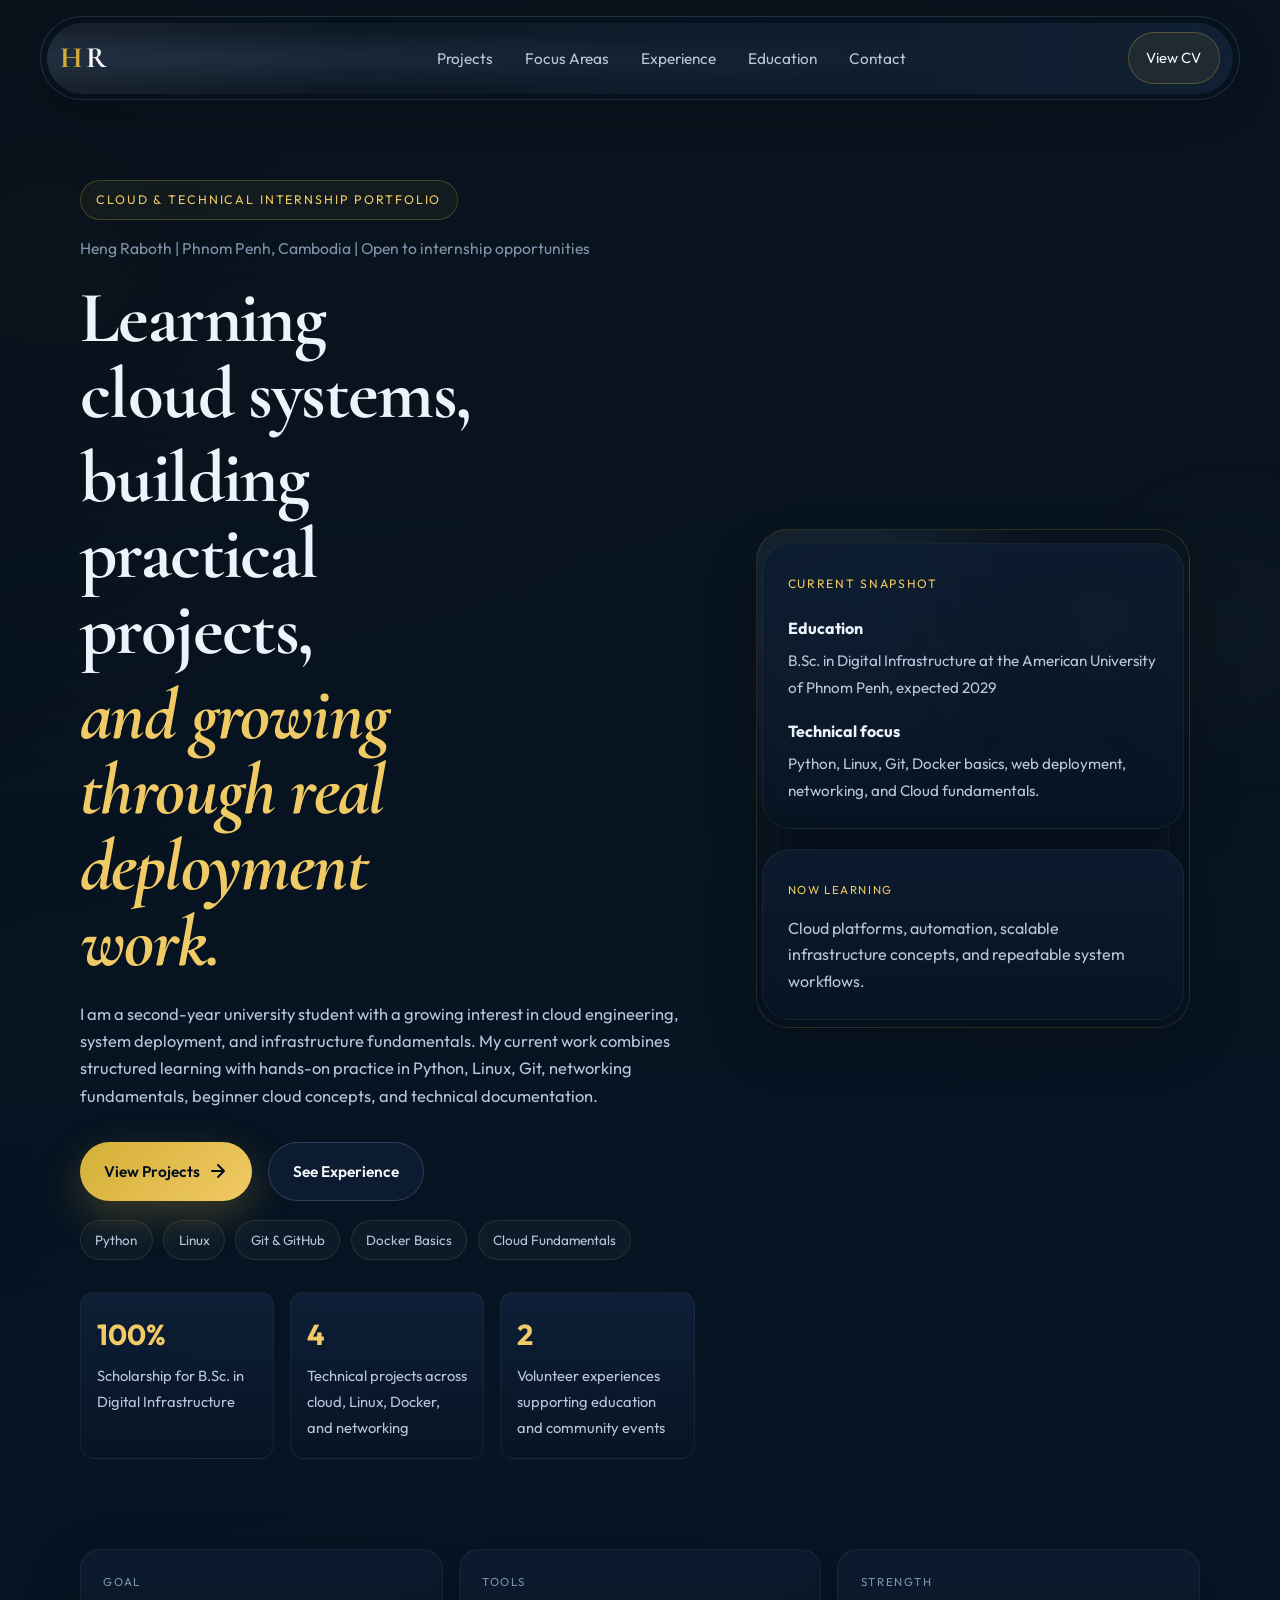
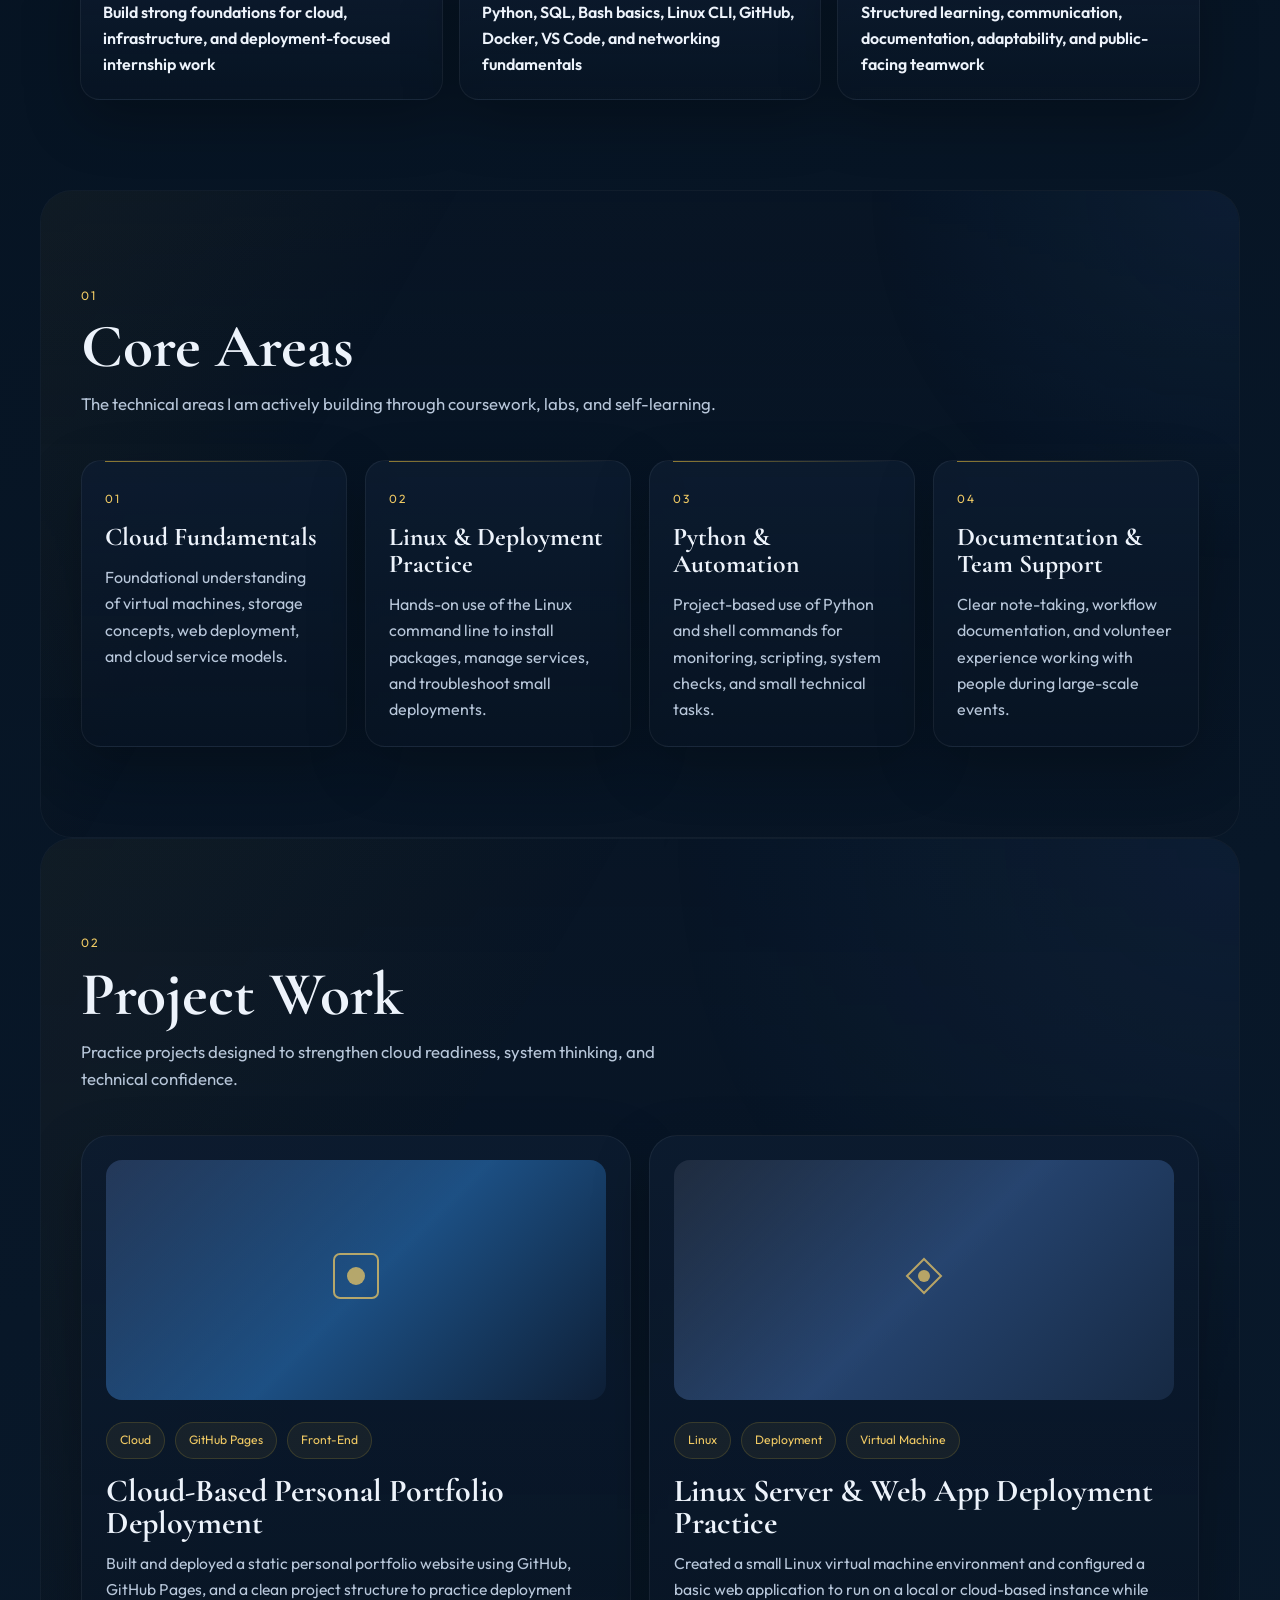
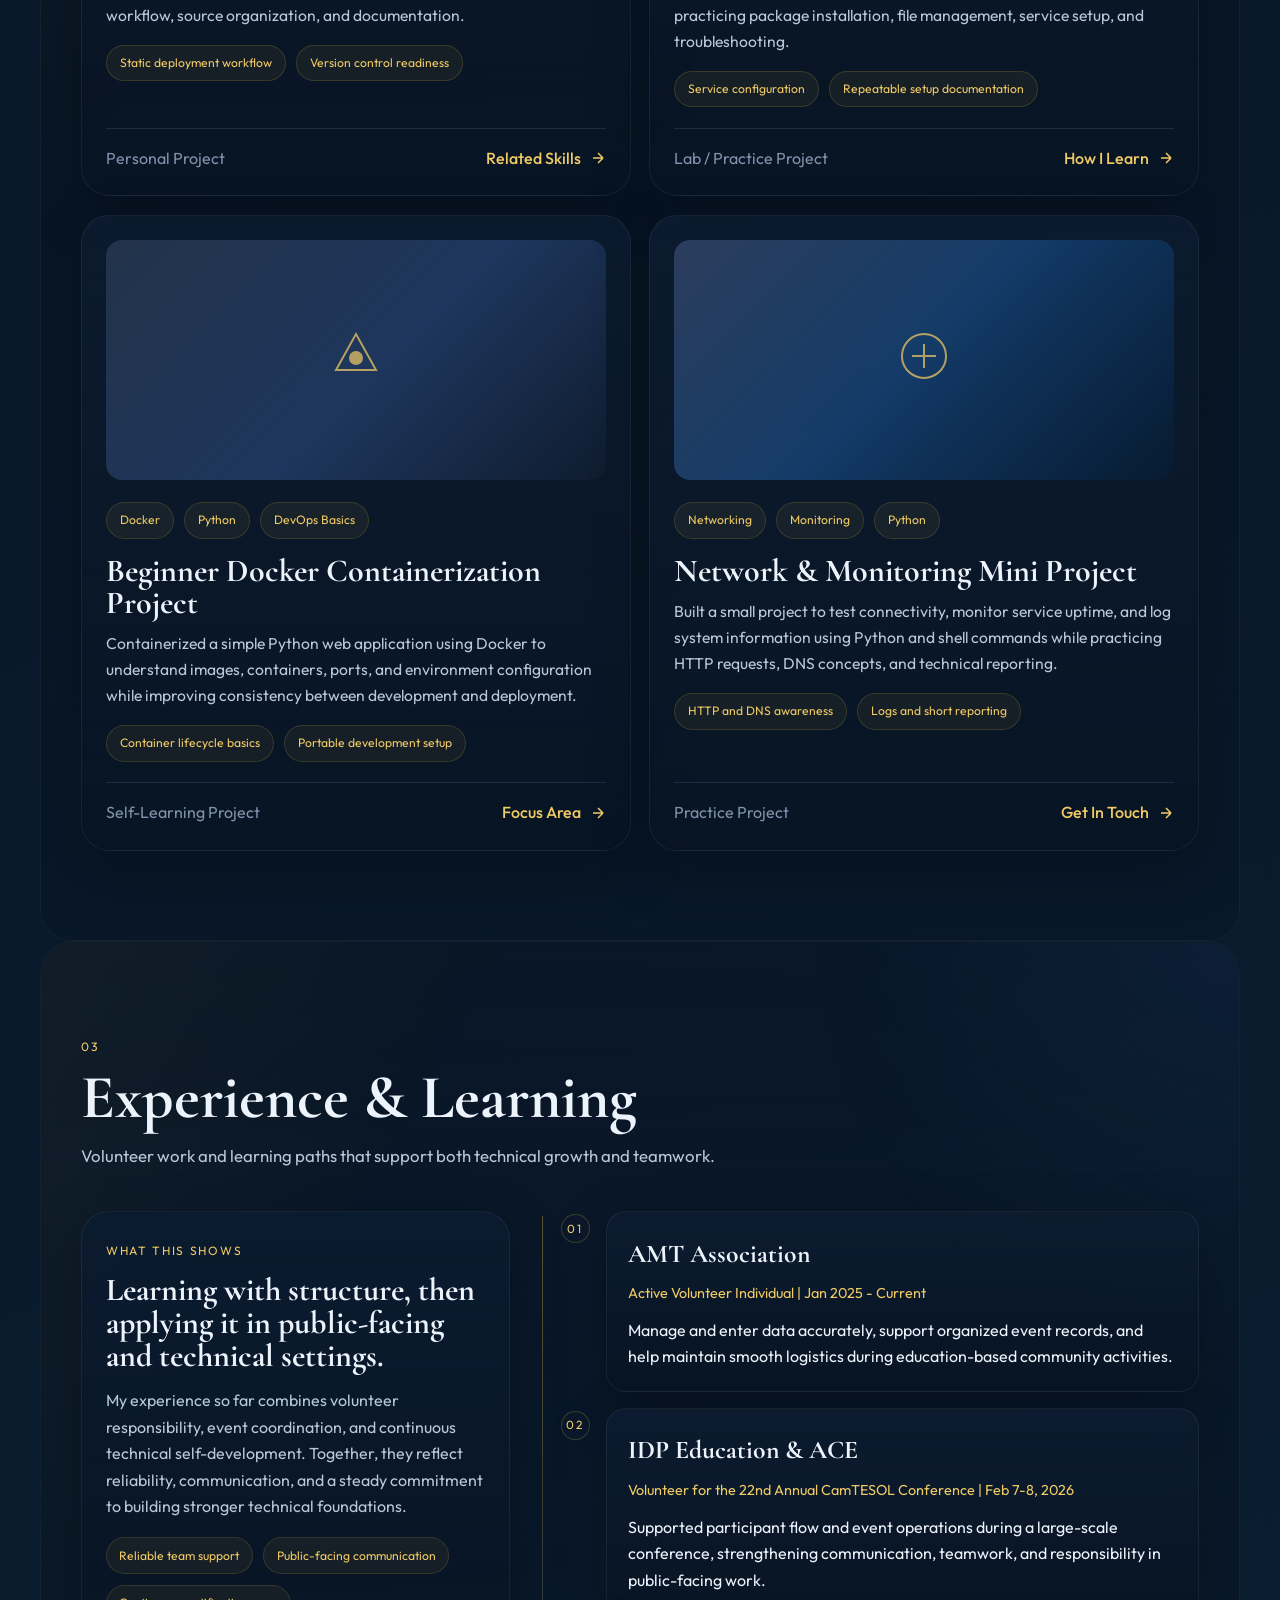
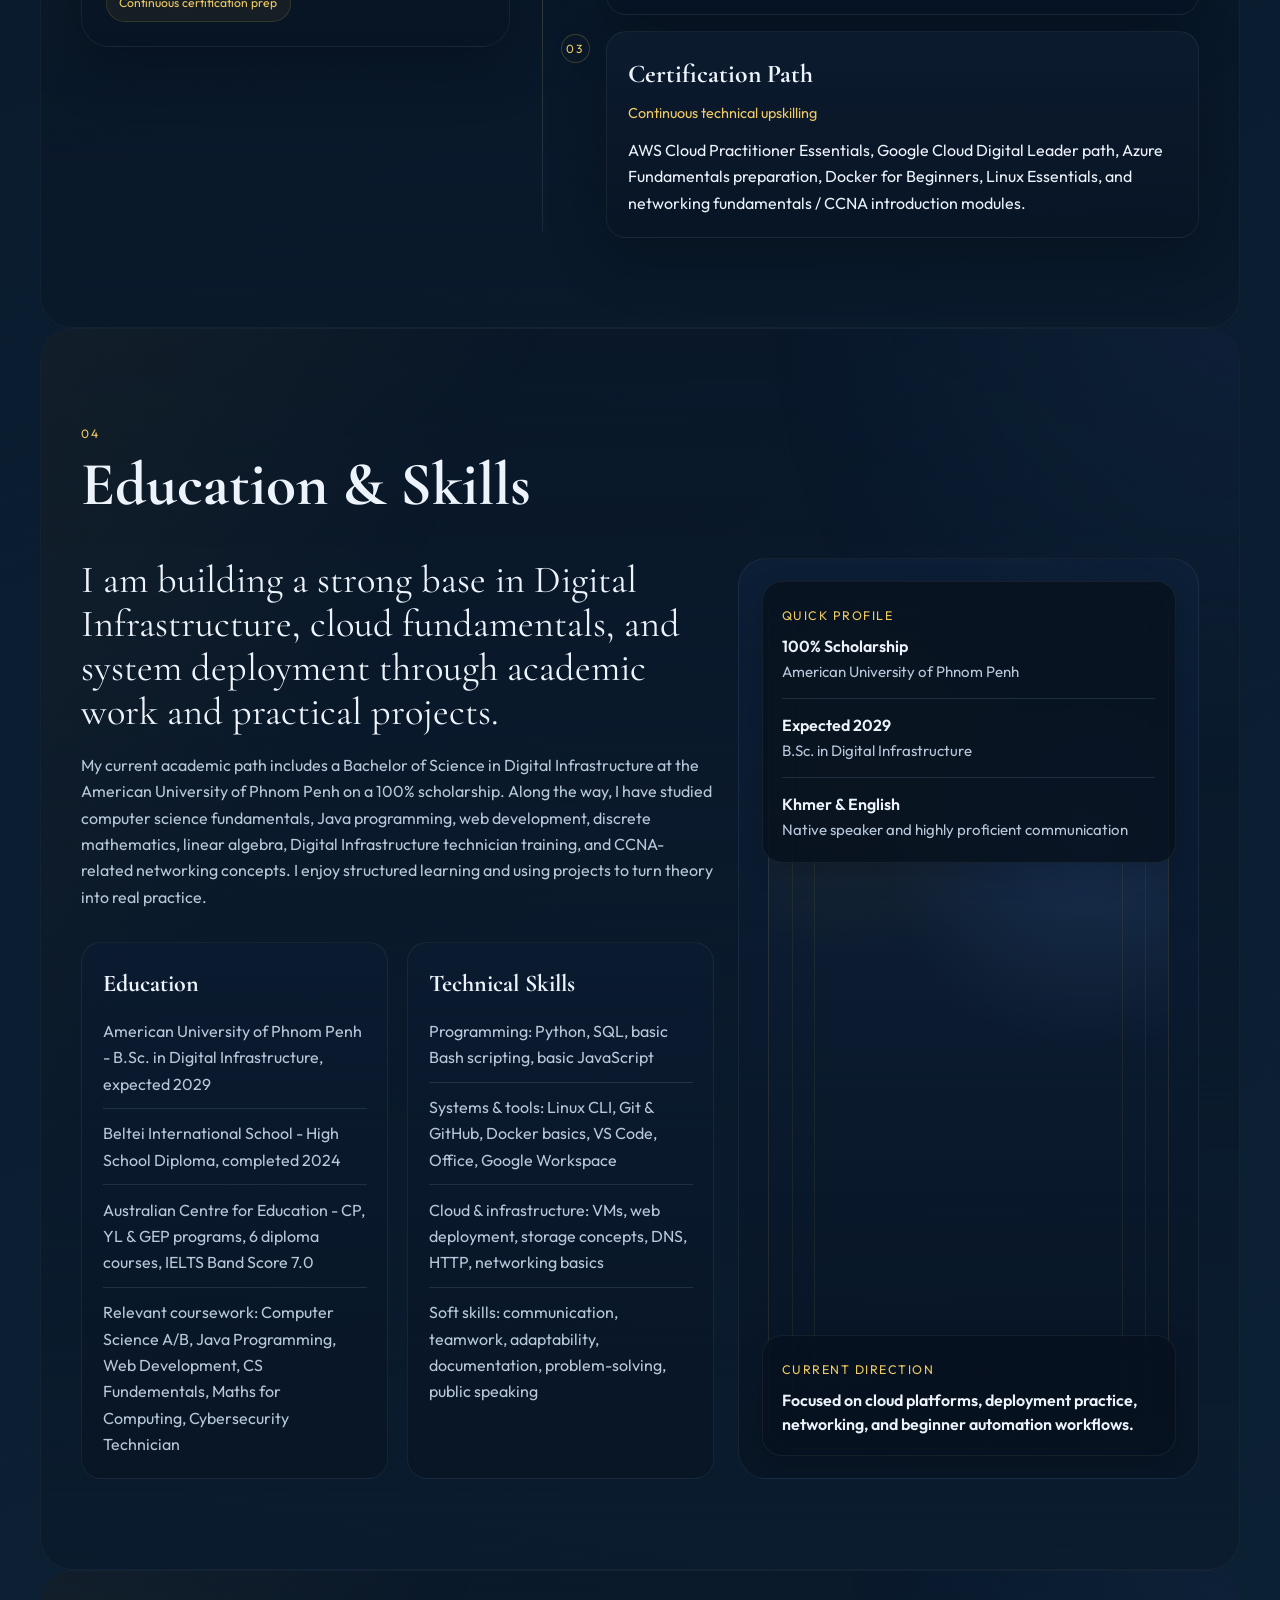
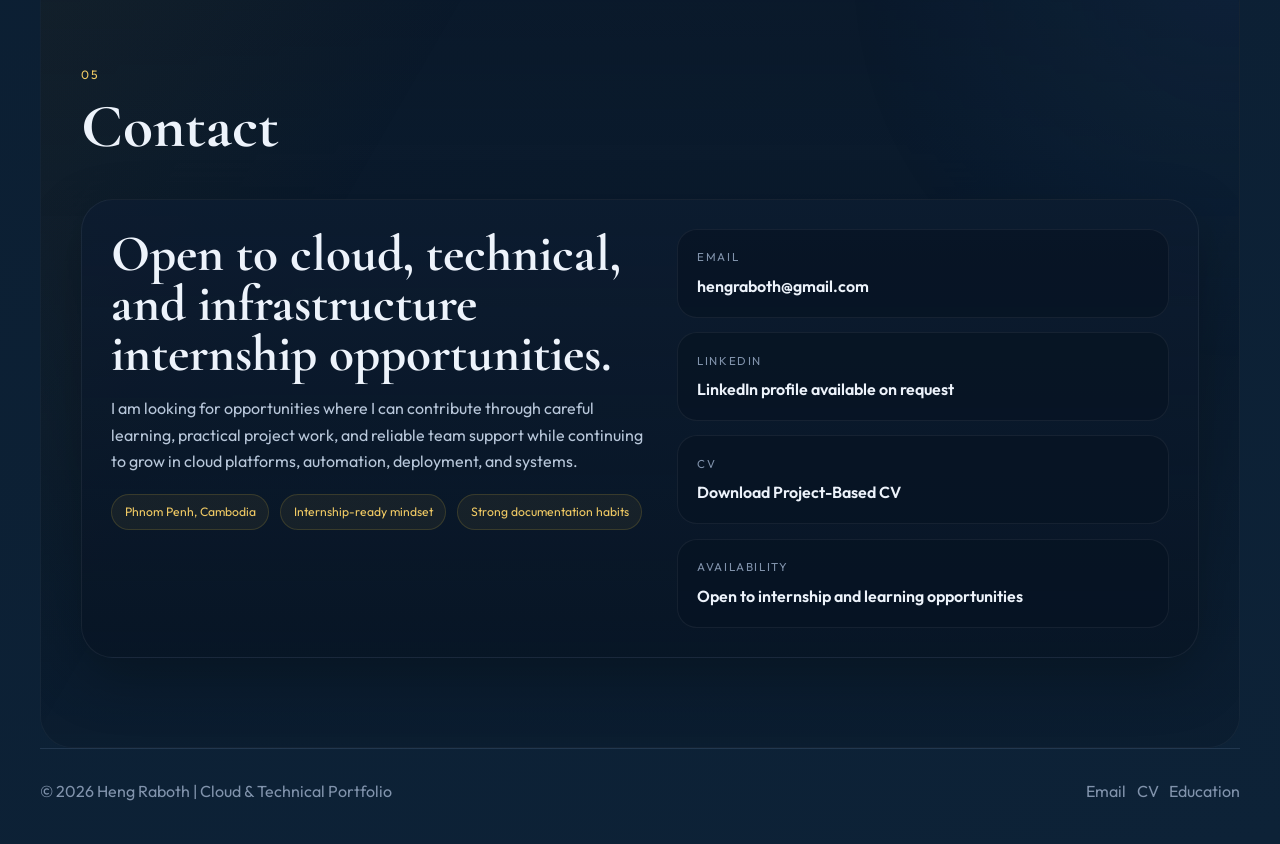
<file: index.html>
<!DOCTYPE html>
<html lang="en">
<head>
    <meta charset="UTF-8">
    <meta name="viewport" content="width=device-width, initial-scale=1.0">
    <meta
        name="description"
        content="Heng Raboth's cloud and technical internship portfolio featuring project-based learning, deployment practice, and volunteer experience."
    >
    <title>Heng Raboth | Cloud &amp; Technical Portfolio</title>
    <link rel="stylesheet" href="styles.css">
    <link rel="preconnect" href="https://fonts.googleapis.com">
    <link rel="preconnect" href="https://fonts.gstatic.com" crossorigin>
    <link href="https://fonts.googleapis.com/css2?family=Cormorant+Garamond:wght@400;500;600;700&family=Outfit:wght@300;400;500;600;700&display=swap" rel="stylesheet">
</head>
<body>
    <a class="skip-link" href="#work">Skip to content</a>
    <div class="cursor-glow" aria-hidden="true"></div>

    <header class="site-header">
        <nav class="nav" aria-label="Primary">
            <a href="#top" class="nav-logo" aria-label="Heng Raboth portfolio home">
                <span class="logo-short" aria-hidden="true">
                    <span class="logo-initial">H</span>
                    <span class="logo-dot">R</span>
                </span>
                <span class="logo-full" aria-hidden="true">
                    <span class="logo-initial">Heng</span>
                    <span class="logo-dot">Raboth</span>
                </span>
            </a>
            <ul class="nav-links">
                <li><a href="#work">Projects</a></li>
                <li><a href="#services">Focus Areas</a></li>
                <li><a href="#experience">Experience</a></li>
                <li><a href="#about">Education</a></li>
                <li><a href="#contact">Contact</a></li>
            </ul>
            <a href="Example_Project_Based_CV_Template.docx" class="nav-cta" download>View CV</a>
        </nav>
    </header>

    <main id="top">
        <section class="hero">
            <div class="hero-content">
                <div class="hero-label">Cloud &amp; Technical Internship Portfolio</div>
                <p class="hero-kicker">Heng Raboth | Phnom Penh, Cambodia | Open to internship opportunities</p>
                <h1 class="hero-title">
                    <span class="title-line">Learning cloud systems,</span>
                    <span class="title-line">building practical projects,</span>
                    <span class="title-line title-accent">and growing through real deployment work.</span>
                </h1>
                <p class="hero-description">
                    I am a second-year university student with a growing interest in cloud engineering, system deployment,
                    and infrastructure fundamentals. My current work combines structured learning with hands-on practice in
                    Python, Linux, Git, networking fundamentals, beginner cloud concepts, and technical documentation.
                </p>
                <div class="hero-cta">
                    <a href="#work" class="btn-primary">
                        <span>View Projects</span>
                        <svg width="20" height="20" viewBox="0 0 20 20" fill="none" aria-hidden="true">
                            <path d="M4 10H16M16 10L10 4M16 10L10 16" stroke="currentColor" stroke-width="2" stroke-linecap="round"/>
                        </svg>
                    </a>
                    <a href="#experience" class="btn-secondary">See Experience</a>
                </div>
                <div class="hero-skill-ribbon" aria-label="Technical interests">
                    <span>Python</span>
                    <span>Linux</span>
                    <span>Git &amp; GitHub</span>
                    <span>Docker Basics</span>
                    <span>Cloud Fundamentals</span>
                </div>
                <div class="hero-highlights">
                    <div class="hero-stat">
                        <strong class="stat-value" data-count="100">100%</strong>
                        <span class="stat-label">Scholarship for B.Sc. in Digital Infrastructure</span>
                    </div>
                    <div class="hero-stat">
                        <strong class="stat-value" data-count="4">4</strong>
                        <span class="stat-label">Technical projects across cloud, Linux, Docker, and networking</span>
                    </div>
                    <div class="hero-stat">
                        <strong class="stat-value" data-count="2">2</strong>
                        <span class="stat-label">Volunteer experiences supporting education and community events</span>
                    </div>
                </div>
            </div>

            <div class="hero-visual" aria-hidden="true">
                <div class="hero-panel panel-main">
                    <span class="panel-label">Current Snapshot</span>
                    <div class="panel-metrics">
                        <div>
                            <strong>Education</strong>
                            <span>B.Sc. in Digital Infrastructure at the American University of Phnom Penh, expected 2029</span>
                        </div>
                        <div>
                            <strong>Technical focus</strong>
                            <span>Python, Linux, Git, Docker basics, web deployment, networking, and Cloud fundamentals.</span>
                        </div>
                    </div>
                </div>
                <div class="hero-panel panel-note">
                    <span class="note-pill">Now learning</span>
                    <p>Cloud platforms, automation, scalable infrastructure concepts, and repeatable system workflows.</p>
                </div>
                <div class="hero-ring"></div>
            </div>
        </section>

        <section class="trust-strip" aria-label="Profile highlights">
            <div class="trust-item">
                <span class="trust-label">Goal</span>
                <strong>Build strong foundations for cloud, infrastructure, and deployment-focused internship work</strong>
            </div>
            <div class="trust-item">
                <span class="trust-label">Tools</span>
                <strong>Python, SQL, Bash basics, Linux CLI, GitHub, Docker, VS Code, and networking fundamentals</strong>
            </div>
            <div class="trust-item">
                <span class="trust-label">Strength</span>
                <strong>Structured learning, communication, documentation, adaptability, and public-facing teamwork</strong>
            </div>
        </section>

        <section id="services" class="services section-shell">
            <div class="section-header">
                <span class="section-number">01</span>
                <h2 class="section-title">Core Areas</h2>
                <p class="section-subtitle">The technical areas I am actively building through coursework, labs, and self-learning.</p>
            </div>

            <div class="services-grid">
                <article class="service-card">
                    <span class="service-index">01</span>
                    <h3>Cloud Fundamentals</h3>
                    <p>Foundational understanding of virtual machines, storage concepts, web deployment, and cloud service models.</p>
                </article>
                <article class="service-card">
                    <span class="service-index">02</span>
                    <h3>Linux &amp; Deployment Practice</h3>
                    <p>Hands-on use of the Linux command line to install packages, manage services, and troubleshoot small deployments.</p>
                </article>
                <article class="service-card">
                    <span class="service-index">03</span>
                    <h3>Python &amp; Automation</h3>
                    <p>Project-based use of Python and shell commands for monitoring, scripting, system checks, and small technical tasks.</p>
                </article>
                <article class="service-card">
                    <span class="service-index">04</span>
                    <h3>Documentation &amp; Team Support</h3>
                    <p>Clear note-taking, workflow documentation, and volunteer experience working with people during large-scale events.</p>
                </article>
            </div>
        </section>

        <section id="work" class="projects section-shell">
            <div class="section-header">
                <span class="section-number">02</span>
                <h2 class="section-title">Project Work</h2>
                <p class="section-subtitle">Practice projects designed to strengthen cloud readiness, system thinking, and technical confidence.</p>
            </div>

            <div class="projects-grid">
                <article class="project-card" data-tilt>
                    <div class="project-spotlight" aria-hidden="true"></div>
                    <div class="project-number">001</div>
                    <div class="project-image">
                        <div class="project-img-placeholder img-gradient-1">
                            <div class="img-overlay" aria-hidden="true">
                                <svg width="68" height="68" viewBox="0 0 68 68" fill="none">
                                    <rect x="12" y="12" width="44" height="44" rx="6" stroke="currentColor" stroke-width="2"/>
                                    <circle cx="34" cy="34" r="9" fill="currentColor"/>
                                </svg>
                            </div>
                        </div>
                    </div>
                    <div class="project-content">
                        <div class="project-tags">
                            <span class="tag">Cloud</span>
                            <span class="tag">GitHub Pages</span>
                            <span class="tag">Front-End</span>
                        </div>
                        <h3 class="project-title">Cloud-Based Personal Portfolio Deployment</h3>
                        <p class="project-description">
                            Built and deployed a static personal portfolio website using GitHub, GitHub Pages, and a clean project structure
                            to practice deployment workflow, source organization, and documentation.
                        </p>
                        <div class="project-impact">
                            <span>Static deployment workflow</span>
                            <span>Version control readiness</span>
                        </div>
                        <div class="project-meta">
                            <span class="project-year">Personal Project</span>
                            <a href="#about" class="project-link">
                                <span>Related Skills</span>
                                <svg width="16" height="16" viewBox="0 0 16 16" fill="none" aria-hidden="true">
                                    <path d="M3 8H13M13 8L8 3M13 8L8 13" stroke="currentColor" stroke-width="1.5"/>
                                </svg>
                            </a>
                        </div>
                    </div>
                </article>

                <article class="project-card" data-tilt>
                    <div class="project-spotlight" aria-hidden="true"></div>
                    <div class="project-number">002</div>
                    <div class="project-image">
                        <div class="project-img-placeholder img-gradient-2">
                            <div class="img-overlay" aria-hidden="true">
                                <svg width="68" height="68" viewBox="0 0 68 68" fill="none">
                                    <path d="M17 34L34 17L51 34L34 51L17 34Z" stroke="currentColor" stroke-width="2"/>
                                    <circle cx="34" cy="34" r="6" fill="currentColor"/>
                                </svg>
                            </div>
                        </div>
                    </div>
                    <div class="project-content">
                        <div class="project-tags">
                            <span class="tag">Linux</span>
                            <span class="tag">Deployment</span>
                            <span class="tag">Virtual Machine</span>
                        </div>
                        <h3 class="project-title">Linux Server &amp; Web App Deployment Practice</h3>
                        <p class="project-description">
                            Created a small Linux virtual machine environment and configured a basic web application to run on a local or
                            cloud-based instance while practicing package installation, file management, service setup, and troubleshooting.
                        </p>
                        <div class="project-impact">
                            <span>Service configuration</span>
                            <span>Repeatable setup documentation</span>
                        </div>
                        <div class="project-meta">
                            <span class="project-year">Lab / Practice Project</span>
                            <a href="#experience" class="project-link">
                                <span>How I Learn</span>
                                <svg width="16" height="16" viewBox="0 0 16 16" fill="none" aria-hidden="true">
                                    <path d="M3 8H13M13 8L8 3M13 8L8 13" stroke="currentColor" stroke-width="1.5"/>
                                </svg>
                            </a>
                        </div>
                    </div>
                </article>

                <article class="project-card" data-tilt>
                    <div class="project-spotlight" aria-hidden="true"></div>
                    <div class="project-number">003</div>
                    <div class="project-image">
                        <div class="project-img-placeholder img-gradient-3">
                            <div class="img-overlay" aria-hidden="true">
                                <svg width="68" height="68" viewBox="0 0 68 68" fill="none">
                                    <polygon points="34,12 54,48 14,48" stroke="currentColor" stroke-width="2" fill="none"/>
                                    <circle cx="34" cy="36" r="7" fill="currentColor"/>
                                </svg>
                            </div>
                        </div>
                    </div>
                    <div class="project-content">
                        <div class="project-tags">
                            <span class="tag">Docker</span>
                            <span class="tag">Python</span>
                            <span class="tag">DevOps Basics</span>
                        </div>
                        <h3 class="project-title">Beginner Docker Containerization Project</h3>
                        <p class="project-description">
                            Containerized a simple Python web application using Docker to understand images, containers, ports,
                            and environment configuration while improving consistency between development and deployment.
                        </p>
                        <div class="project-impact">
                            <span>Container lifecycle basics</span>
                            <span>Portable development setup</span>
                        </div>
                        <div class="project-meta">
                            <span class="project-year">Self-Learning Project</span>
                            <a href="#services" class="project-link">
                                <span>Focus Area</span>
                                <svg width="16" height="16" viewBox="0 0 16 16" fill="none" aria-hidden="true">
                                    <path d="M3 8H13M13 8L8 3M13 8L8 13" stroke="currentColor" stroke-width="1.5"/>
                                </svg>
                            </a>
                        </div>
                    </div>
                </article>

                <article class="project-card" data-tilt>
                    <div class="project-spotlight" aria-hidden="true"></div>
                    <div class="project-number">004</div>
                    <div class="project-image">
                        <div class="project-img-placeholder img-gradient-4">
                            <div class="img-overlay" aria-hidden="true">
                                <svg width="68" height="68" viewBox="0 0 68 68" fill="none">
                                    <circle cx="34" cy="34" r="22" stroke="currentColor" stroke-width="2"/>
                                    <path d="M22 34H46M34 22V46" stroke="currentColor" stroke-width="2"/>
                                </svg>
                            </div>
                        </div>
                    </div>
                    <div class="project-content">
                        <div class="project-tags">
                            <span class="tag">Networking</span>
                            <span class="tag">Monitoring</span>
                            <span class="tag">Python</span>
                        </div>
                        <h3 class="project-title">Network &amp; Monitoring Mini Project</h3>
                        <p class="project-description">
                            Built a small project to test connectivity, monitor service uptime, and log system information using Python
                            and shell commands while practicing HTTP requests, DNS concepts, and technical reporting.
                        </p>
                        <div class="project-impact">
                            <span>HTTP and DNS awareness</span>
                            <span>Logs and short reporting</span>
                        </div>
                        <div class="project-meta">
                            <span class="project-year">Practice Project</span>
                            <a href="#contact" class="project-link">
                                <span>Get In Touch</span>
                                <svg width="16" height="16" viewBox="0 0 16 16" fill="none" aria-hidden="true">
                                    <path d="M3 8H13M13 8L8 3M13 8L8 13" stroke="currentColor" stroke-width="1.5"/>
                                </svg>
                            </a>
                        </div>
                    </div>
                </article>
            </div>
        </section>

        <section id="experience" class="process experience section-shell">
            <div class="section-header">
                <span class="section-number">03</span>
                <h2 class="section-title">Experience &amp; Learning</h2>
                <p class="section-subtitle">Volunteer work and learning paths that support both technical growth and teamwork.</p>
            </div>

            <div class="experience-layout">
                <aside class="experience-summary">
                    <span class="experience-summary-label">What this shows</span>
                    <h3>Learning with structure, then applying it in public-facing and technical settings.</h3>
                    <p>My experience so far combines volunteer responsibility, event coordination, and continuous technical self-development. Together, they reflect reliability, communication, and a steady commitment to building stronger technical foundations.</p>
                    <div class="experience-badges">
                        <span>Reliable team support</span>
                        <span>Public-facing communication</span>
                        <span>Continuous certification prep</span>
                    </div>
                </aside>

                <div class="experience-timeline">
                    <article class="experience-item">
                        <span class="process-number">01</span>
                        <div class="experience-item-body">
                            <h3>AMT Association</h3>
                            <p class="experience-role">Active Volunteer Individual | Jan 2025 - Current</p>
                            <p>Manage and enter data accurately, support organized event records, and help maintain smooth logistics during education-based community activities.</p>
                        </div>
                    </article>
                    <article class="experience-item">
                        <span class="process-number">02</span>
                        <div class="experience-item-body">
                            <h3>IDP Education &amp; ACE</h3>
                            <p class="experience-role">Volunteer for the 22nd Annual CamTESOL Conference | Feb 7-8, 2026</p>
                            <p>Supported participant flow and event operations during a large-scale conference, strengthening communication, teamwork, and responsibility in public-facing work.</p>
                        </div>
                    </article>
                    <article class="experience-item">
                        <span class="process-number">03</span>
                        <div class="experience-item-body">
                            <h3>Certification Path</h3>
                            <p class="experience-role">Continuous technical upskilling</p>
                            <p>AWS Cloud Practitioner Essentials, Google Cloud Digital Leader path, Azure Fundamentals preparation, Docker for Beginners, Linux Essentials, and networking fundamentals / CCNA introduction modules.</p>
                        </div>
                    </article>
                </div>
            </div>
        </section>

        <section id="about" class="about section-shell">
            <div class="section-header">
                <span class="section-number">04</span>
                <h2 class="section-title">Education &amp; Skills</h2>
            </div>

            <div class="about-content">
                <div class="about-text">
                    <p class="about-intro">
                        I am building a strong base in Digital Infrastructure, cloud fundamentals, and system deployment through academic work and practical projects.
                    </p>
                    <p class="about-body">
                        My current academic path includes a Bachelor of Science in Digital Infrastructure at the American University of Phnom Penh on a 100% scholarship.
                        Along the way, I have studied computer science fundamentals, Java programming, web development, discrete mathematics, linear algebra,
                        Digital Infrastructure technician training, and CCNA-related networking concepts. I enjoy structured learning and using projects to turn theory into real practice.
                    </p>
                    <div class="about-skills">
                        <div class="skill-category">
                            <h3>Education</h3>
                            <ul>
                                <li>American University of Phnom Penh - B.Sc. in Digital Infrastructure, expected 2029</li>
                                <li>Beltei International School - High School Diploma, completed 2024</li>
                                <li>Australian Centre for Education - CP, YL &amp; GEP programs, 6 diploma courses, IELTS Band Score 7.0</li>
                                <li>Relevant coursework: Computer Science A/B, Java Programming, Web Development, CS Fundementals, Maths for Computing, Cybersecurity Technician</li>
                            </ul>
                        </div>
                        <div class="skill-category">
                            <h3>Technical Skills</h3>
                            <ul>
                                <li>Programming: Python, SQL, basic Bash scripting, basic JavaScript</li>
                                <li>Systems &amp; tools: Linux CLI, Git &amp; GitHub, Docker basics, VS Code, Office, Google Workspace</li>
                                <li>Cloud &amp; infrastructure: VMs, web deployment, storage concepts, DNS, HTTP, networking basics</li>
                                <li>Soft skills: communication, teamwork, adaptability, documentation, problem-solving, public speaking</li>
                            </ul>
                        </div>
                    </div>
                </div>
                <div class="about-visual" aria-hidden="true">
                    <div class="about-decoration"></div>
                    <div class="about-panel about-panel-main">
                        <span class="about-panel-label">Quick Profile</span>
                        <div class="about-fact-list">
                            <div class="about-fact">
                                <strong>100% Scholarship</strong>
                                <span>American University of Phnom Penh</span>
                            </div>
                            <div class="about-fact">
                                <strong>Expected 2029</strong>
                                <span>B.Sc. in Digital Infrastructure</span>
                            </div>
                            <div class="about-fact">
                                <strong>Khmer &amp; English</strong>
                                <span>Native speaker and highly proficient communication</span>
                            </div>
                        </div>
                    </div>
                    <div class="about-panel about-panel-note">
                        <span>Current direction</span>
                        <strong>Focused on cloud platforms, deployment practice, networking, and beginner automation workflows.</strong>
                    </div>
                </div>
            </div>
        </section>

        <section id="contact" class="contact section-shell">
            <div class="section-header">
                <span class="section-number">05</span>
                <h2 class="section-title">Contact</h2>
            </div>

            <div class="contact-shell">
                <div class="contact-content">
                    <div class="contact-text">
                        <h3 class="contact-headline">Open to cloud, technical, and infrastructure internship opportunities.</h3>
                        <p class="contact-description">
                            I am looking for opportunities where I can contribute through careful learning, practical project work,
                            and reliable team support while continuing to grow in cloud platforms, automation, deployment, and systems.
                        </p>
                        <div class="contact-badges">
                            <span>Phnom Penh, Cambodia</span>
                            <span>Internship-ready mindset</span>
                            <span>Strong documentation habits</span>
                        </div>
                    </div>

                    <div class="contact-links">
                        <a href="mailto:hengraboth@gmail.com" class="contact-link">
                            <span class="contact-label">Email</span>
                            <span class="contact-value">hengraboth@gmail.com</span>
                        </a>
                        <div class="contact-link">
                            <span class="contact-label">LinkedIn</span>
                            <span class="contact-value">LinkedIn profile available on request</span>
                        </div>
                        <a href="Example_Project_Based_CV_Template.docx" class="contact-link" download>
                            <span class="contact-label">CV</span>
                            <span class="contact-value">Download Project-Based CV</span>
                        </a>
                        <div class="contact-link">
                            <span class="contact-label">Availability</span>
                            <span class="contact-value">Open to internship and learning opportunities</span>
                        </div>
                    </div>
                </div>
            </div>
        </section>
    </main>

    <footer class="footer">
        <div class="footer-content">
            <p class="footer-text">
                &copy; <span id="currentYear">2026</span> Heng Raboth | Cloud &amp; Technical Portfolio
            </p>
            <div class="footer-links">
                <a href="mailto:hengraboth@gmail.com">Email</a>
                <a href="Example_Project_Based_CV_Template.docx" download>CV</a>
                <a href="#about">Education</a>
            </div>
        </div>
    </footer>

    <script src="app.js"></script>
</body>
</html>
</file>
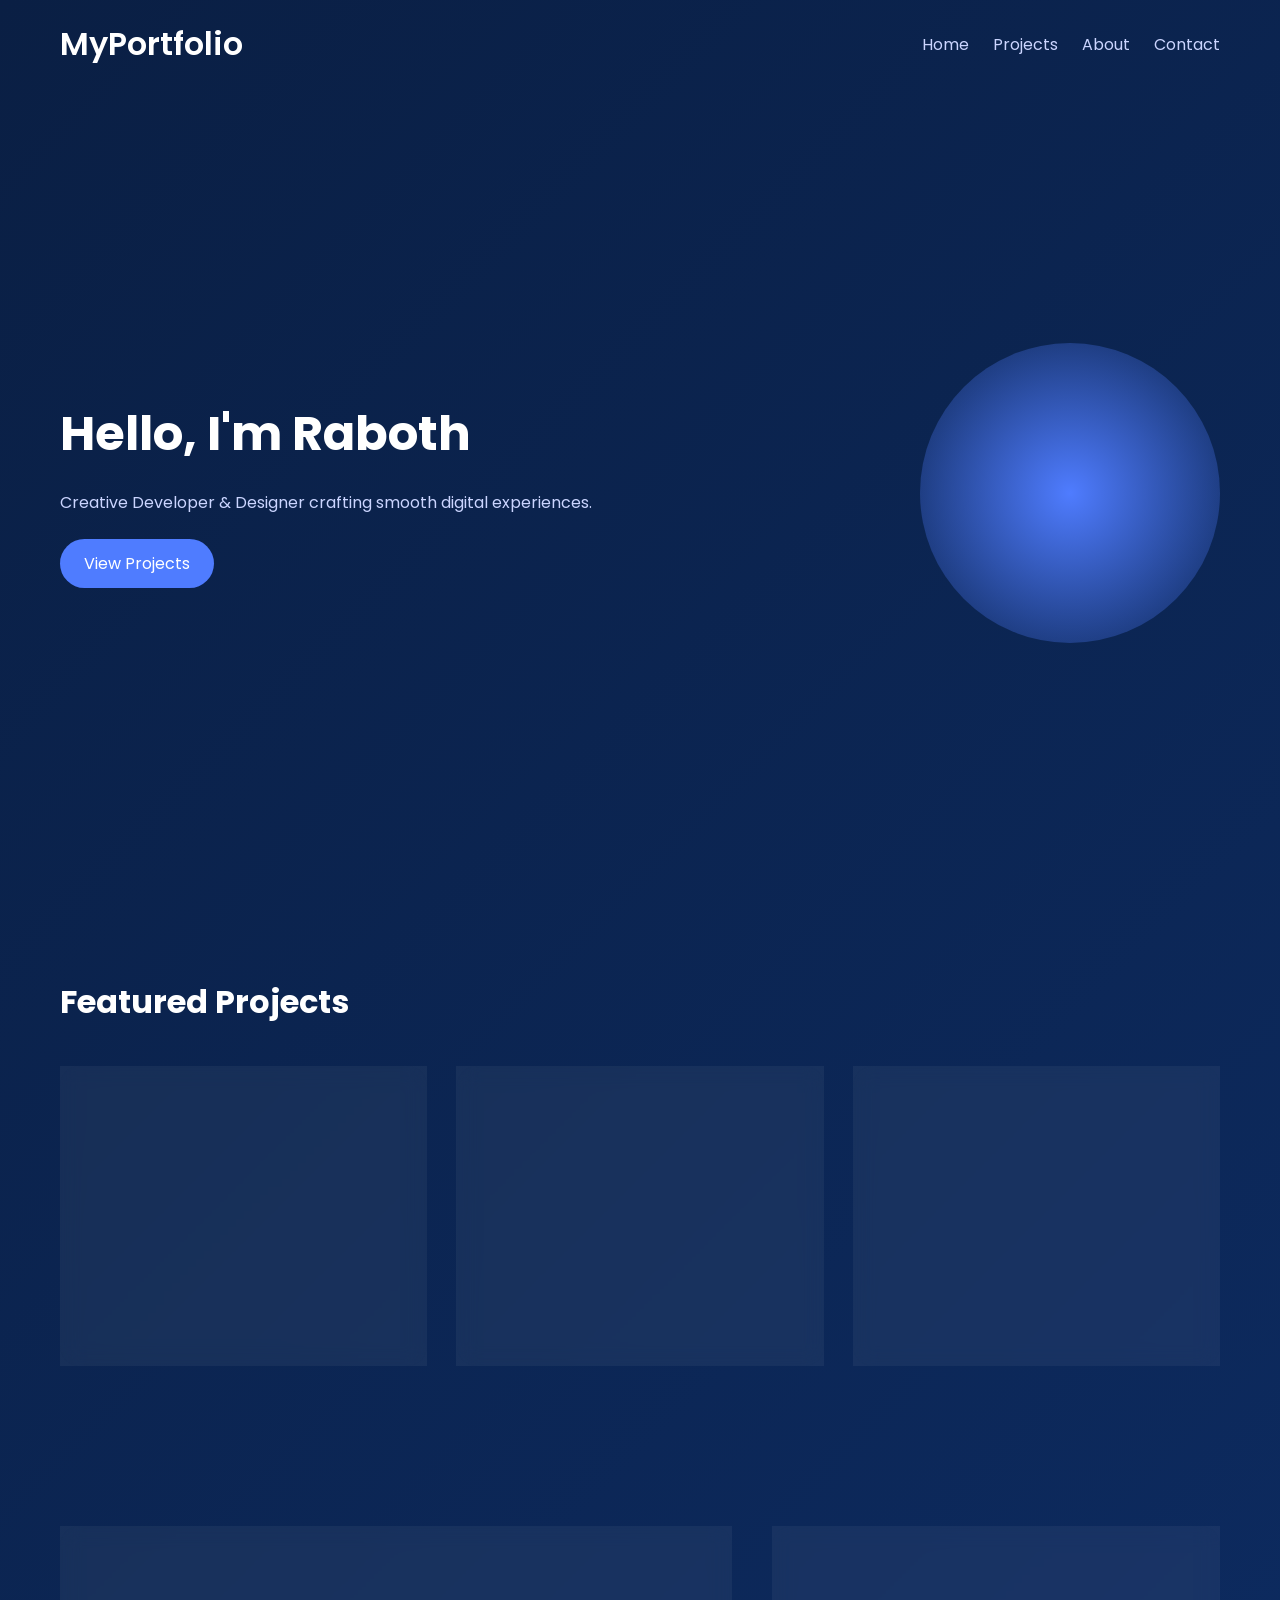
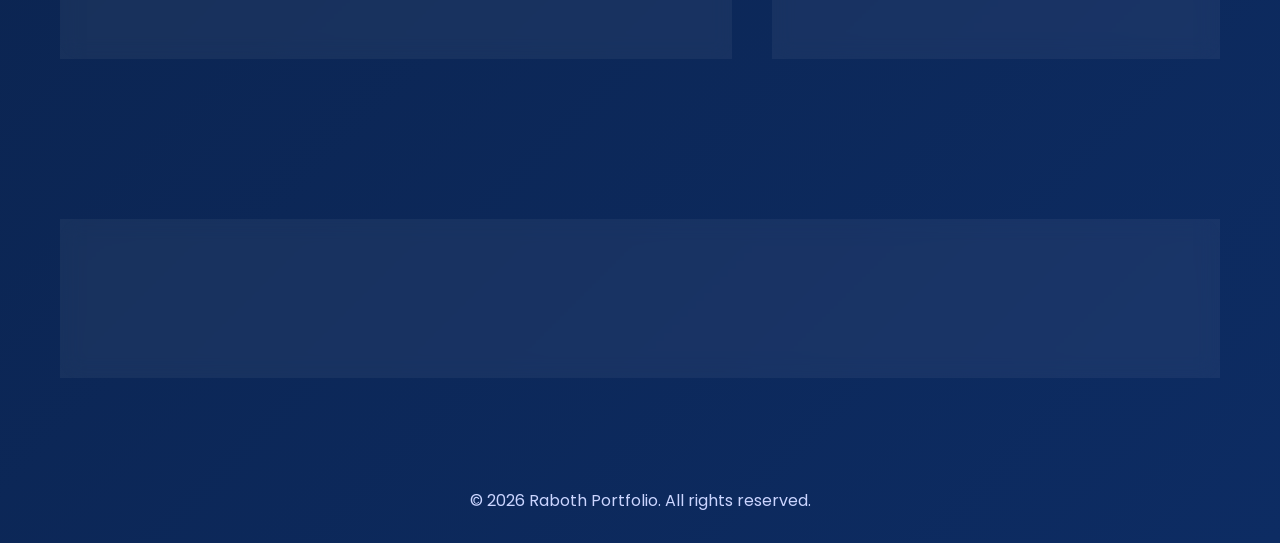
<file: chatgpt.html>
<!DOCTYPE html>
<html lang="en">
<head>
  <meta charset="UTF-8">
  <meta name="viewport" content="width=device-width, initial-scale=1.0">
  <meta name="description" content="Clean navy portfolio landing page for a creative developer.">
  <title>Navy Portfolio</title>
  <link href="https://fonts.googleapis.com/css2?family=Poppins:wght@300;400;600&display=swap" rel="stylesheet">
  <style>
    * {
      margin: 0;
      padding: 0;
      box-sizing: border-box;
      font-family: 'Poppins', sans-serif;
    }

    body {
      background: linear-gradient(135deg, #0a1f44, #0d2c63);
      color: #fff;
      overflow-x: hidden;
    }

    header {
      padding: 20px 60px;
      display: flex;
      justify-content: space-between;
      align-items: center;
      gap: 20px;
      flex-wrap: wrap;
    }

    header h1 {
      font-weight: 600;
    }

    nav a {
      margin-left: 20px;
      color: #cbd5ff;
      text-decoration: none;
      transition: 0.3s;
    }

    nav a:hover,
    nav a:focus-visible {
      color: #ffffff;
    }

    .hero {
      min-height: 90vh;
      display: flex;
      align-items: center;
      justify-content: space-between;
      gap: 40px;
      padding: 0 60px;
    }

    .hero-text h2 {
      font-size: clamp(36px, 6vw, 48px);
      margin-bottom: 20px;
    }

    .hero-text p {
      color: #cbd5ff;
      margin-bottom: 24px;
      max-width: 560px;
    }

    .btn {
      display: inline-block;
      padding: 12px 24px;
      border: none;
      background: #4f7cff;
      color: white;
      border-radius: 30px;
      cursor: pointer;
      transition: 0.3s;
      text-decoration: none;
    }

    .btn:hover,
    .btn:focus-visible {
      background: #6c8fff;
      transform: translateY(-2px);
    }

    .hero-visual {
      width: min(300px, 60vw);
      aspect-ratio: 1;
      border-radius: 50%;
      background: radial-gradient(circle, #4f7cff, transparent);
      animation: float 4s ease-in-out infinite;
    }

    @keyframes float {
      0%,100% { transform: translateY(0); }
      50% { transform: translateY(-20px); }
    }

    section {
      padding: 80px 60px;
    }

    .section-title {
      font-size: 32px;
      margin-bottom: 40px;
    }

    .projects {
      display: grid;
      grid-template-columns: repeat(auto-fit, minmax(250px, 1fr));
      gap: 30px;
    }

    .project-card,
    .about-box,
    .contact-box {
      background: rgba(255,255,255,0.05);
      border-radius: 20px;
      padding: 24px;
      backdrop-filter: blur(10px);
    }

    .project-card {
      transition: 0.4s;
      position: relative;
      overflow: hidden;
    }

    .project-card::before {
      content: "";
      position: absolute;
      width: 200%;
      height: 200%;
      background: linear-gradient(120deg, transparent, rgba(79,124,255,0.4), transparent);
      transform: rotate(25deg);
      top: -100%;
      left: -100%;
      transition: 0.5s;
    }

    .project-card:hover::before {
      top: 0;
      left: 0;
    }

    .project-card:hover {
      transform: translateY(-10px) scale(1.02);
    }

    .project-image {
      height: 150px;
      border-radius: 15px;
      background: linear-gradient(135deg, #4f7cff, #1e3a8a);
      margin-bottom: 15px;
    }

    .project-card h3 {
      margin-bottom: 10px;
    }

    .project-card p,
    .contact-box p {
      font-size: 14px;
      color: #cbd5ff;
      line-height: 1.7;
    }

    .about {
      display: flex;
      gap: 40px;
      align-items: stretch;
    }

    footer {
      text-align: center;
      padding: 30px;
      color: #cbd5ff;
    }

    @media (max-width: 768px) {
      header,
      .hero,
      section {
        padding-left: 24px;
        padding-right: 24px;
      }

      .hero {
        min-height: auto;
        padding-top: 40px;
        padding-bottom: 40px;
        flex-direction: column;
        justify-content: center;
      }

      .about {
        flex-direction: column;
      }

      nav a:first-child {
        margin-left: 0;
      }
    }
  </style>
</head>
<body>

<header>
  <h1>MyPortfolio</h1>
  <nav>
    <a href="#">Home</a>
    <a href="#projects">Projects</a>
    <a href="#about">About</a>
    <a href="#contact">Contact</a>
  </nav>
</header>

<section class="hero">
  <div class="hero-text">
    <h2>Hello, I'm Raboth</h2>
    <p>Creative Developer &amp; Designer crafting smooth digital experiences.</p>
    <a class="btn" href="#projects">View Projects</a>
  </div>
  <div class="hero-visual" aria-hidden="true"></div>
</section>

<section id="projects">
  <h2 class="section-title">Featured Projects</h2>
  <div class="projects">

    <div class="project-card">
      <div class="project-image"></div>
      <h3>Project One</h3>
      <p>UI/UX design concept with smooth transitions and a modern layout.</p>
    </div>

    <div class="project-card">
      <div class="project-image"></div>
      <h3>Project Two</h3>
      <p>Creative portfolio interface with animations and layered hover effects.</p>
    </div>

    <div class="project-card">
      <div class="project-image"></div>
      <h3>Project Three</h3>
      <p>Minimal dashboard concept built for clean user interaction.</p>
    </div>

  </div>
</section>

<section id="about" class="about">
  <div class="about-box">
    <h2>About Me</h2>
    <p>I design and build responsive websites with a focus on user experience, motion, and performance.</p>
  </div>
  <div class="about-box">
    <h2>Skills</h2>
    <p>HTML, CSS, JavaScript, UI Design, Animation, Responsive Design</p>
  </div>
</section>

<section id="contact">
  <div class="contact-box">
    <h2 class="section-title">Contact</h2>
    <p>Want to collaborate on a website, product interface, or design system? Reach out at hello@example.com.</p>
  </div>
</section>

<footer>
  <p>&copy; 2026 Raboth Portfolio. All rights reserved.</p>
</footer>

</body>
</html>
</file>
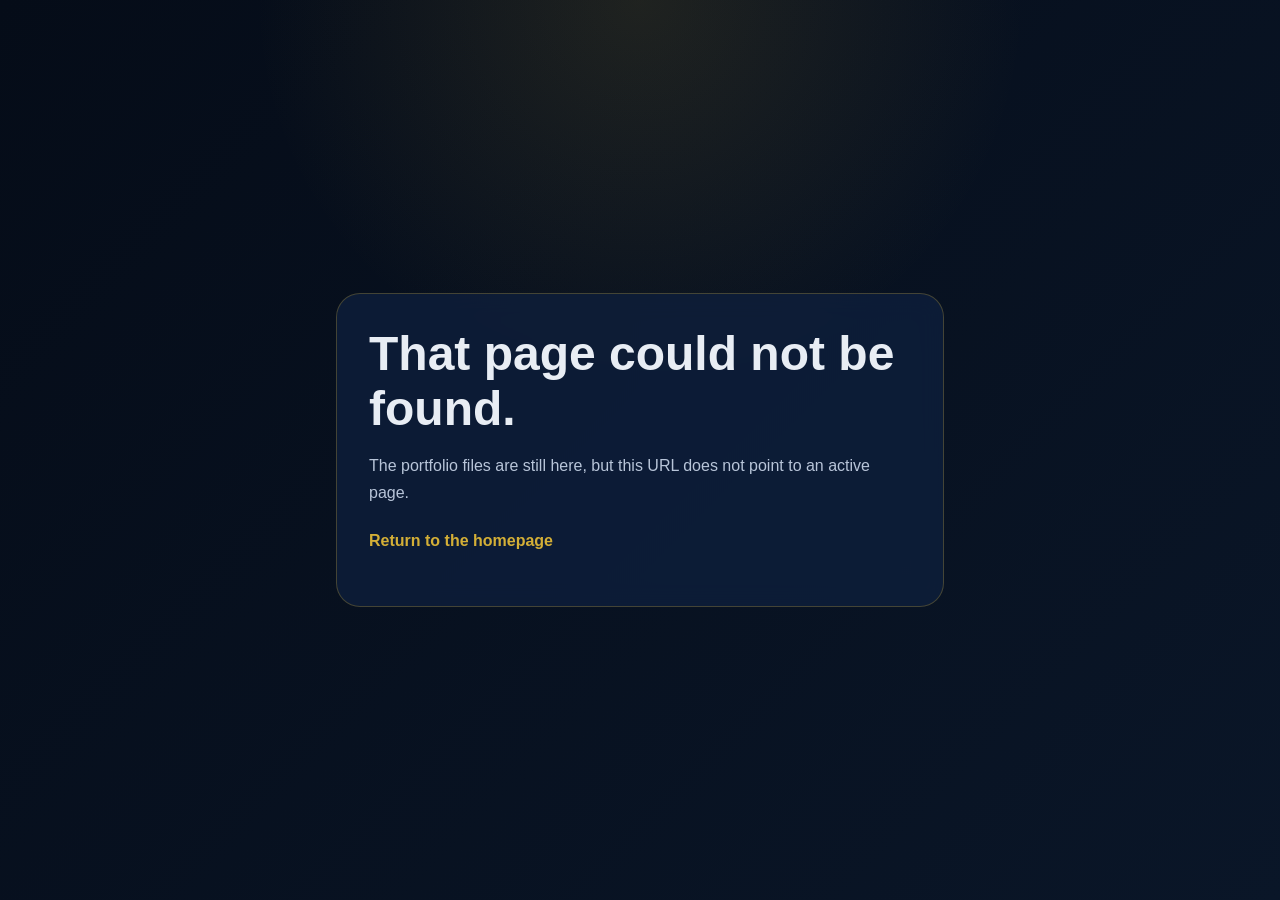
<file: fail.html>
<!DOCTYPE html>
<html lang="en">
<head>
    <meta charset="UTF-8">
    <meta name="viewport" content="width=device-width, initial-scale=1.0">
    <title>Page Not Found</title>
    <style>
        :root {
            color-scheme: dark;
            --bg: #050c18;
            --panel: rgba(15, 31, 61, 0.78);
            --border: rgba(212, 175, 55, 0.28);
            --text: #e8edf4;
            --muted: #b8c5d9;
            --accent: #d4af37;
        }

        * {
            box-sizing: border-box;
        }

        body {
            margin: 0;
            min-height: 100vh;
            display: grid;
            place-items: center;
            padding: 2rem;
            font-family: "Segoe UI", sans-serif;
            background:
                radial-gradient(circle at top, rgba(212, 175, 55, 0.12), transparent 35%),
                linear-gradient(135deg, var(--bg), #0a1628);
            color: var(--text);
        }

        main {
            max-width: 38rem;
            padding: 2rem;
            border: 1px solid var(--border);
            border-radius: 24px;
            background: var(--panel);
            backdrop-filter: blur(12px);
        }

        h1 {
            margin: 0 0 1rem;
            font-size: clamp(2rem, 6vw, 3rem);
        }

        p {
            margin: 0 0 1.25rem;
            color: var(--muted);
            line-height: 1.7;
        }

        a {
            color: var(--accent);
            text-decoration: none;
            font-weight: 600;
        }
    </style>
</head>
<body>
    <main>
        <h1>That page could not be found.</h1>
        <p>The portfolio files are still here, but this URL does not point to an active page.</p>
        <p><a href="./index.html">Return to the homepage</a></p>
    </main>
</body>
</html>
</file>
<file: styles.css>
:root {
    --navy-deepest: #04101d;
    --navy-dark: #0a1728;
    --navy-mid: #10233f;
    --navy-light: #183760;
    --navy-lighter: #295084;
    --gold: #d4af37;
    --gold-light: #f0ca64;
    --gold-soft: rgba(212, 175, 55, 0.18);
    --white: #f5f7fb;
    --text-primary: #edf3fb;
    --text-secondary: #b8c7da;
    --text-tertiary: #8193ac;
    --line: rgba(121, 147, 182, 0.2);
    --panel: rgba(8, 21, 38, 0.72);
    --panel-strong: rgba(12, 28, 49, 0.88);
    --shadow: 0 20px 56px rgba(0, 0, 0, 0.26);
    --shadow-soft: 0 10px 28px rgba(0, 0, 0, 0.16);
    --radius-lg: 28px;
    --radius-md: 20px;
    --radius-sm: 14px;
    --container-max: 1200px;
    --section-padding: clamp(4rem, 7vw, 6.5rem);
    --ease-smooth: cubic-bezier(0.22, 1, 0.36, 1);
}

* {
    box-sizing: border-box;
    margin: 0;
    padding: 0;
}

html {
    font-size: 100%;
    scroll-behavior: smooth;
}

body {
    font-family: "Outfit", sans-serif;
    color: var(--text-primary);
    background:
        linear-gradient(180deg, rgba(52, 42, 20, 0.1) 0%, transparent 18%),
        linear-gradient(160deg, #04101d 0%, #081728 38%, #0d2237 100%);
    min-height: 100vh;
    font-size: 1rem;
    line-height: 1.65;
    overflow-x: hidden;
}

body::before,
body::after {
    content: "";
    position: fixed;
    inset: auto;
    pointer-events: none;
    z-index: 0;
    border-radius: 50%;
    filter: blur(50px);
    opacity: 0.22;
}

body::before {
    top: 6rem;
    left: -7rem;
    width: 20rem;
    height: 20rem;
    background: radial-gradient(circle, rgba(113, 92, 36, 0.2) 0%, transparent 72%);
}

body::after {
    right: -8rem;
    bottom: 6rem;
    width: 22rem;
    height: 22rem;
    background: radial-gradient(circle, rgba(212, 175, 55, 0.16) 0%, transparent 72%);
}

.cursor-glow {
    position: fixed;
    width: 5.5rem;
    height: 5.5rem;
    top: 0;
    left: 0;
    pointer-events: none;
    z-index: 2;
    border-radius: 50%;
    opacity: 0;
    transform: translate(-50%, -50%);
    transition: opacity 0.25s var(--ease-smooth);
    background: radial-gradient(circle, rgba(212, 175, 55, 0.14) 0%, rgba(212, 175, 55, 0.05) 42%, transparent 72%);
}

body:hover .cursor-glow {
    opacity: 1;
}

::selection {
    background: rgba(212, 175, 55, 0.28);
    color: var(--white);
}

a {
    color: inherit;
}

a:focus-visible,
button:focus-visible {
    outline: 2px solid var(--gold-light);
    outline-offset: 4px;
}

.skip-link {
    position: absolute;
    top: 1rem;
    left: 1rem;
    transform: translateY(-200%);
    transition: transform 0.2s var(--ease-smooth);
    z-index: 1001;
    text-decoration: none;
    background: var(--gold-light);
    color: var(--navy-deepest);
    padding: 0.75rem 1rem;
    border-radius: 999px;
    font-weight: 700;
}

.skip-link:focus {
    transform: translateY(0);
}

.site-header,
main,
.footer {
    position: relative;
    z-index: 1;
}

.site-header {
    padding: 1rem clamp(1.25rem, 4vw, 2.5rem) 0;
}

.nav {
    max-width: var(--container-max);
    margin: 0 auto;
    display: flex;
    align-items: center;
    justify-content: space-between;
    gap: 1.5rem;
    padding: 0.95rem 1.2rem;
    position: relative;
    isolation: isolate;
    border: 1px solid rgba(133, 166, 214, 0.2);
    border-radius: 999px;
    background:
        linear-gradient(180deg, rgba(28, 58, 99, 0.96), rgba(14, 32, 57, 0.94)),
        linear-gradient(90deg, rgba(96, 136, 196, 0.08), rgba(20, 42, 72, 0) 34%);
    box-shadow:
        0 16px 42px rgba(0, 0, 0, 0.18),
        0 0 0 1px rgba(72, 113, 168, 0.18),
        inset 0 1px 0 rgba(255, 255, 255, 0.12),
        inset 0 0 0 1px rgba(36, 73, 119, 0.4);
}

.nav::before {
    content: "";
    position: absolute;
    inset: 0.35rem;
    border-radius: inherit;
    pointer-events: none;
    z-index: 0;
    background:
        linear-gradient(90deg, rgba(255, 255, 255, 0.08), rgba(255, 255, 255, 0.035) 26%, rgba(72, 113, 168, 0.16) 100%),
        radial-gradient(ellipse at 14% 50%, rgba(120, 162, 224, 0.1), transparent 58%);
    opacity: 0.98;
}

.nav::after {
    content: "";
    position: absolute;
    inset: -0.25rem;
    border-radius: inherit;
    pointer-events: none;
    z-index: 0;
    background: radial-gradient(ellipse at 16% 50%, rgba(120, 162, 224, 0.08), transparent 44%);
    opacity: 0.45;
    filter: blur(14px);
}

.nav > * {
    position: relative;
    z-index: 1;
}

.nav-logo {
    display: inline-grid;
    align-items: center;
    grid-template-columns: 1fr;
    text-decoration: none;
    font-family: "Cormorant Garamond", serif;
    font-size: 1.85rem;
    font-weight: 700;
    min-width: 8.8rem;
    white-space: nowrap;
}

.logo-short,
.logo-full {
    grid-area: 1 / 1;
    display: inline-flex;
    align-items: center;
    gap: 0.2rem;
    transition: opacity 0.25s var(--ease-smooth), transform 0.25s var(--ease-smooth);
}

.logo-full {
    opacity: 0;
    transform: translateY(4px);
    pointer-events: none;
}

.nav-logo:hover .logo-short,
.nav-logo:focus-visible .logo-short {
    opacity: 0;
    transform: translateY(-4px);
}

.nav-logo:hover .logo-full,
.nav-logo:focus-visible .logo-full {
    opacity: 1;
    transform: translateY(0);
}

.logo-initial {
    color: var(--gold);
}

.logo-dot {
    color: var(--white);
}

.nav-links {
    list-style: none;
    display: flex;
    gap: 2rem;
    align-items: center;
}

.nav-links a {
    position: relative;
    color: var(--text-secondary);
    text-decoration: none;
    font-size: 0.96rem;
    transition: color 0.2s ease;
}

.nav-links a::after {
    content: "";
    position: absolute;
    left: 0;
    bottom: -0.35rem;
    width: 100%;
    height: 1px;
    transform: scaleX(0);
    transform-origin: left;
    transition: transform 0.25s var(--ease-smooth);
    background: linear-gradient(90deg, var(--gold), transparent);
}

.nav-links a:hover,
.nav-links a:focus-visible {
    color: var(--white);
}

.nav-links a:hover::after,
.nav-links a:focus-visible::after {
    transform: scaleX(1);
}

.nav-cta,
.btn-primary,
.btn-secondary {
    display: inline-flex;
    align-items: center;
    justify-content: center;
    gap: 0.5rem;
    border-radius: 999px;
    text-decoration: none;
    transition: transform 0.25s var(--ease-smooth), border-color 0.25s ease, background 0.25s ease, box-shadow 0.25s ease;
}

.nav-cta {
    padding: 0.8rem 1.1rem;
    border: 1px solid rgba(212, 175, 55, 0.3);
    color: var(--white);
    background: rgba(212, 175, 55, 0.08);
    font-size: 0.92rem;
}

.nav-cta:hover {
    transform: translateY(-2px);
    background: rgba(212, 175, 55, 0.14);
}

main {
    max-width: var(--container-max);
    margin: 0 auto;
}

section {
    padding: var(--section-padding) clamp(1.25rem, 4vw, 2.5rem);
}

.hero {
    min-height: calc(100vh - 6rem);
    display: grid;
    grid-template-columns: minmax(0, 1.15fr) minmax(20rem, 0.85fr);
    align-items: center;
    gap: clamp(2rem, 4vw, 4rem);
    padding-top: clamp(2.75rem, 7vw, 5rem);
}

.hero-content {
    max-width: 44rem;
}

.hero-label,
.hero-kicker {
    animation: fadeUp 0.85s var(--ease-smooth) both;
}

.hero-label {
    display: inline-flex;
    align-items: center;
    gap: 0.5rem;
    padding: 0.55rem 0.95rem;
    border: 1px solid rgba(212, 175, 55, 0.26);
    border-radius: 999px;
    font-size: 0.78rem;
    letter-spacing: 0.15em;
    text-transform: uppercase;
    color: var(--gold-light);
    background: rgba(212, 175, 55, 0.05);
    margin-bottom: 1rem;
}

.hero-kicker {
    color: var(--text-tertiary);
    margin-bottom: 1.15rem;
    font-size: 0.98rem;
    max-width: 34rem;
}

.hero-title {
    font-family: "Cormorant Garamond", serif;
    font-size: clamp(3rem, 5.7vw, 5.2rem);
    line-height: 1.04;
    letter-spacing: -0.022em;
    margin-bottom: 1.25rem;
    max-width: 12ch;
    text-wrap: balance;
}

.title-line {
    display: block;
    animation: fadeUp 0.9s var(--ease-smooth) both;
    margin-bottom: 0.12em;
}

.title-line:nth-child(2) {
    animation-delay: 0.08s;
}

.title-line:nth-child(3) {
    animation-delay: 0.16s;
}

.title-accent {
    color: var(--gold-light);
    font-style: italic;
    padding-right: 0.08em;
}

.hero-description {
    max-width: 38rem;
    color: var(--text-secondary);
    font-size: 1.03rem;
    margin-bottom: 2rem;
    animation: fadeUp 1s var(--ease-smooth) 0.22s both;
}

.hero-cta {
    display: flex;
    flex-wrap: wrap;
    gap: 1rem;
    margin-bottom: 1.2rem;
    animation: fadeUp 1s var(--ease-smooth) 0.3s both;
}

.hero-skill-ribbon {
    display: flex;
    flex-wrap: wrap;
    gap: 0.65rem;
    margin-bottom: 2rem;
    animation: fadeUp 1s var(--ease-smooth) 0.34s both;
}

.hero-skill-ribbon span {
    padding: 0.5rem 0.9rem;
    border-radius: 999px;
    border: 1px solid rgba(212, 175, 55, 0.14);
    background: rgba(255, 255, 255, 0.03);
    color: var(--text-secondary);
    font-size: 0.84rem;
}

.btn-primary,
.btn-secondary {
    padding: 1rem 1.5rem;
    font-size: 0.96rem;
    font-weight: 600;
}

.btn-primary {
    background: linear-gradient(135deg, var(--gold) 0%, var(--gold-light) 100%);
    color: var(--navy-deepest);
    box-shadow: 0 14px 38px rgba(212, 175, 55, 0.25);
}

.btn-primary:hover {
    transform: translateY(-2px);
    box-shadow: 0 18px 42px rgba(212, 175, 55, 0.35);
}

.btn-secondary {
    border: 1px solid rgba(123, 147, 172, 0.3);
    background: rgba(18, 37, 64, 0.5);
    color: var(--white);
}

.btn-secondary:hover {
    transform: translateY(-2px);
    border-color: rgba(212, 175, 55, 0.35);
    background: rgba(212, 175, 55, 0.08);
}

.hero-highlights {
    display: grid;
    grid-template-columns: repeat(3, minmax(0, 1fr));
    gap: 1rem;
    animation: fadeUp 1.05s var(--ease-smooth) 0.4s both;
}

.hero-stat {
    padding: 1.1rem 1rem;
    border-radius: var(--radius-sm);
    border: 1px solid rgba(255, 255, 255, 0.06);
    background: linear-gradient(180deg, rgba(14, 32, 57, 0.9), rgba(9, 21, 38, 0.76));
}

.stat-value {
    display: block;
    margin-bottom: 0.2rem;
    font-size: 1.8rem;
    font-weight: 700;
    color: var(--gold-light);
}

.stat-label {
    color: var(--text-secondary);
    font-size: 0.92rem;
}

.hero-visual {
    position: relative;
    top: -2.6rem;
    min-height: 33rem;
    display: grid;
    align-content: center;
    justify-items: center;
    gap: 1.25rem;
    padding: 2.4rem 1rem 2rem;
}

.hero-panel,
.service-card,
.project-card,
.process-step,
.contact-shell,
.trust-item {
    border: 1px solid rgba(255, 255, 255, 0.06);
    background: linear-gradient(180deg, rgba(13, 28, 48, 0.88), rgba(8, 20, 35, 0.7));
    box-shadow: var(--shadow);
}

.section-shell {
    position: relative;
    border: 1px solid rgba(255, 255, 255, 0.04);
    border-radius: calc(var(--radius-lg) + 4px);
    background: linear-gradient(180deg, rgba(9, 21, 37, 0.58), rgba(7, 17, 30, 0.24));
    overflow: hidden;
}

.section-shell::before {
    content: "";
    position: absolute;
    inset: 0;
    pointer-events: none;
    background:
        linear-gradient(120deg, rgba(212, 175, 55, 0.05), transparent 30%),
        radial-gradient(circle at top right, rgba(41, 80, 132, 0.16), transparent 28%);
    opacity: 0.9;
}

.section-shell > * {
    position: relative;
    z-index: 1;
}

.hero-panel {
    position: relative;
    border-radius: var(--radius-lg);
    z-index: 1;
    width: 100%;
}

.panel-main {
    padding: 1.55rem;
}

.panel-label,
.note-pill,
.trust-label,
.section-number,
.service-index,
.process-number,
.contact-label {
    letter-spacing: 0.14em;
    text-transform: uppercase;
}

.panel-label {
    color: var(--gold-light);
    font-size: 0.76rem;
}

.panel-metrics {
    display: grid;
    gap: 1.15rem;
    margin-top: 1.25rem;
}

.panel-metrics strong {
    display: block;
    margin-bottom: 0.35rem;
    font-size: 1rem;
}

.panel-metrics span {
    color: var(--text-secondary);
    font-size: 0.95rem;
    line-height: 1.6;
}

.panel-note {
    padding: 1.55rem;
}

.note-pill {
    display: inline-flex;
    margin-bottom: 1rem;
    font-size: 0.72rem;
    color: var(--gold-light);
}

.panel-note p {
    color: var(--text-secondary);
    line-height: 1.65;
    max-width: none;
}

.hero-ring {
    position: absolute;
    inset: 1.5rem 0.65rem;
    border-radius: 32px;
    border: 1px solid rgba(212, 175, 55, 0.18);
    background:
        linear-gradient(135deg, rgba(212, 175, 55, 0.04), transparent 55%),
        radial-gradient(circle at 20% 20%, rgba(54, 93, 154, 0.28), transparent 38%);
    z-index: 0;
}

.hero-ring::before {
    content: "";
    position: absolute;
    inset: 1.25rem;
    border-radius: 26px;
    border: 1px solid rgba(255, 255, 255, 0.05);
}

.hero-ring::after {
    content: "";
    position: absolute;
    width: 9rem;
    height: 9rem;
    right: 1.25rem;
    top: 1.5rem;
    border-radius: 50%;
    background: radial-gradient(circle, rgba(212, 175, 55, 0.12) 0%, transparent 70%);
}

.trust-strip {
    padding-top: 0;
    display: grid;
    grid-template-columns: repeat(3, minmax(0, 1fr));
    gap: 1rem;
}

.trust-item {
    border-radius: var(--radius-md);
    padding: 1.35rem 1.4rem;
    min-height: 100%;
}

.trust-label {
    display: block;
    margin-bottom: 0.5rem;
    color: var(--text-tertiary);
    font-size: 0.72rem;
}

.trust-item strong {
    font-size: 1rem;
    font-weight: 600;
}

.section-header {
    max-width: 40rem;
    margin-bottom: 2.6rem;
}

.section-number {
    display: inline-block;
    margin-bottom: 0.65rem;
    color: var(--gold-light);
    font-size: 0.76rem;
}

.section-title {
    font-family: "Cormorant Garamond", serif;
    font-size: clamp(2.6rem, 4.8vw, 4rem);
    line-height: 1;
    margin-bottom: 0.8rem;
}

.section-subtitle {
    color: var(--text-secondary);
    font-size: 1.05rem;
}

.services-grid,
.process-grid {
    display: grid;
    grid-template-columns: repeat(4, minmax(0, 1fr));
    gap: 1.15rem;
}

.service-card,
.process-step {
    border-radius: var(--radius-md);
    padding: 1.45rem;
    min-height: 100%;
}

.service-card {
    position: relative;
    overflow: hidden;
}

.service-card::before {
    content: "";
    position: absolute;
    top: 0;
    left: 1.45rem;
    right: 1.45rem;
    height: 1px;
    background: linear-gradient(90deg, rgba(212, 175, 55, 0.65), transparent);
}

.service-index,
.process-number {
    display: inline-block;
    margin-bottom: 1rem;
    font-size: 0.74rem;
    color: var(--gold-light);
}

.service-card h3,
.process-step h3,
.contact-headline,
.project-title {
    font-family: "Cormorant Garamond", serif;
}

.service-card h3,
.process-step h3 {
    font-size: 1.6rem;
    line-height: 1.05;
    margin-bottom: 0.8rem;
}

.service-card p,
.process-step p,
.contact-description,
.about-body,
.project-description {
    color: var(--text-secondary);
}

.projects-grid {
    display: grid;
    grid-template-columns: repeat(2, minmax(0, 1fr));
    gap: 1.15rem;
}

.project-card {
    position: relative;
    display: flex;
    flex-direction: column;
    border-radius: var(--radius-lg);
    padding: 1.5rem;
    overflow: hidden;
    transform-style: preserve-3d;
    transition: transform 0.35s var(--ease-smooth), border-color 0.3s ease, box-shadow 0.3s ease;
}

.project-card:hover {
    transform: translateY(-8px);
    border-color: rgba(212, 175, 55, 0.28);
    box-shadow: 0 28px 80px rgba(0, 0, 0, 0.4);
}

.project-spotlight {
    position: absolute;
    width: 26rem;
    height: 26rem;
    opacity: 0;
    pointer-events: none;
    z-index: 1;
    background: radial-gradient(circle, rgba(212, 175, 55, 0.18) 0%, transparent 60%);
    transition: opacity 0.25s ease;
}

.project-card:hover .project-spotlight {
    opacity: 1;
}

.project-number {
    position: absolute;
    top: 1rem;
    right: 1.35rem;
    font-size: 2.6rem;
    line-height: 1;
    font-family: "Cormorant Garamond", serif;
    color: rgba(212, 175, 55, 0.11);
}

.project-image,
.project-content {
    position: relative;
    z-index: 2;
}

.project-content {
    display: flex;
    flex: 1;
    flex-direction: column;
}

.project-image {
    margin-bottom: 1.4rem;
}

.project-img-placeholder {
    height: 15rem;
    border-radius: calc(var(--radius-md) - 4px);
    display: grid;
    place-items: center;
    position: relative;
    overflow: hidden;
}

.project-img-placeholder::before {
    content: "";
    position: absolute;
    inset: 0;
    background: linear-gradient(135deg, rgba(255, 255, 255, 0.08), transparent 55%);
}

.img-gradient-1 {
    background: linear-gradient(135deg, #11274a, #1c4f83 52%, #0e1f36);
}

.img-gradient-2 {
    background: linear-gradient(135deg, #0c1a2f, #25436e 50%, #162943);
}

.img-gradient-3 {
    background: linear-gradient(135deg, #10223b, #1e365d 54%, #0f1c2f);
}

.img-gradient-4 {
    background: linear-gradient(135deg, #1a2d4f, #123a67 48%, #071a31);
}

.img-overlay {
    color: var(--gold-light);
    opacity: 0.72;
    transition: transform 0.35s var(--ease-smooth), opacity 0.35s ease;
}

.project-card:hover .img-overlay {
    transform: scale(1.08);
    opacity: 1;
}

.project-tags,
.project-impact,
.contact-badges,
.footer-links {
    display: flex;
    flex-wrap: wrap;
    gap: 0.65rem;
}

.tag,
.project-impact span,
.contact-badges span {
    border-radius: 999px;
    padding: 0.45rem 0.8rem;
    font-size: 0.76rem;
    border: 1px solid rgba(212, 175, 55, 0.18);
    background: rgba(212, 175, 55, 0.07);
    color: var(--gold-light);
}

.project-tags {
    margin-bottom: 1rem;
}

.project-title {
    font-size: 2rem;
    line-height: 1;
    margin-bottom: 0.8rem;
}

.project-description {
    margin-bottom: 1rem;
    font-size: 0.98rem;
}

.project-impact {
    margin-bottom: 1.3rem;
}

.project-meta {
    display: flex;
    align-items: center;
    justify-content: space-between;
    gap: 1rem;
    margin-top: auto;
    padding-top: 1rem;
    border-top: 1px solid var(--line);
}

.project-year {
    color: var(--text-tertiary);
}

.project-link {
    display: inline-flex;
    align-items: center;
    gap: 0.55rem;
    text-decoration: none;
    color: var(--gold-light);
    font-weight: 500;
}

.project-link svg {
    transition: transform 0.25s var(--ease-smooth);
}

.project-link:hover svg {
    transform: translateX(3px);
}

.process-grid {
    grid-template-columns: repeat(3, minmax(0, 1fr));
}

.experience-layout {
    display: grid;
    grid-template-columns: minmax(15rem, 0.78fr) minmax(0, 1.22fr);
    gap: 1.2rem;
    align-items: start;
}

.experience-summary {
    padding: 1.5rem;
    border-radius: var(--radius-lg);
    border: 1px solid rgba(255, 255, 255, 0.06);
    background: linear-gradient(180deg, rgba(12, 28, 49, 0.9), rgba(8, 20, 35, 0.76));
    box-shadow: var(--shadow);
}

.experience-summary-label {
    display: inline-block;
    margin-bottom: 0.85rem;
    color: var(--gold-light);
    font-size: 0.75rem;
    letter-spacing: 0.14em;
    text-transform: uppercase;
}

.experience-summary h3 {
    font-family: "Cormorant Garamond", serif;
    font-size: 2rem;
    line-height: 1.02;
    margin-bottom: 0.95rem;
}

.experience-summary p {
    color: var(--text-secondary);
    margin-bottom: 1.1rem;
}

.experience-badges {
    display: flex;
    flex-wrap: wrap;
    gap: 0.65rem;
}

.experience-badges span {
    padding: 0.48rem 0.78rem;
    border-radius: 999px;
    border: 1px solid rgba(212, 175, 55, 0.16);
    background: rgba(212, 175, 55, 0.07);
    color: var(--gold-light);
    font-size: 0.76rem;
}

.experience-timeline {
    position: relative;
    display: grid;
    gap: 1rem;
    padding-left: 2rem;
}

.experience-timeline::before {
    content: "";
    position: absolute;
    top: 0.35rem;
    bottom: 0.35rem;
    left: 0.85rem;
    width: 1px;
    background: linear-gradient(180deg, rgba(212, 175, 55, 0.4), rgba(121, 147, 182, 0.14));
}

.experience-item {
    position: relative;
    display: grid;
    grid-template-columns: auto 1fr;
    gap: 1rem;
    align-items: start;
}

.experience-item .process-number {
    position: relative;
    z-index: 1;
    margin-top: 0.2rem;
    width: 1.8rem;
    height: 1.8rem;
    display: grid;
    place-items: center;
    border-radius: 50%;
    border: 1px solid rgba(212, 175, 55, 0.24);
    background: rgba(11, 24, 42, 0.98);
}

.experience-item-body {
    padding: 1.3rem 1.35rem;
    border-radius: var(--radius-md);
    border: 1px solid rgba(255, 255, 255, 0.06);
    background: linear-gradient(180deg, rgba(13, 28, 48, 0.92), rgba(8, 20, 35, 0.74));
    box-shadow: var(--shadow);
}

.experience-item-body h3 {
    font-family: "Cormorant Garamond", serif;
    font-size: 1.6rem;
    margin-bottom: 0.45rem;
}

.experience-role {
    color: var(--gold-light);
    font-size: 0.9rem;
    margin-bottom: 0.7rem;
}

.about-content {
    display: grid;
    grid-template-columns: minmax(0, 1.1fr) minmax(16rem, 0.8fr);
    gap: 1.5rem;
    align-items: stretch;
}

.about-intro {
    font-family: "Cormorant Garamond", serif;
    font-size: clamp(1.9rem, 3vw, 2.6rem);
    line-height: 1.15;
    margin-bottom: 1.1rem;
}

.about-body {
    max-width: 42rem;
    margin-bottom: 2rem;
    font-size: 1rem;
}

.about-skills {
    display: grid;
    grid-template-columns: repeat(2, minmax(0, 1fr));
    gap: 1.15rem;
}

.skill-category {
    padding: 1.3rem;
    border-radius: var(--radius-md);
    border: 1px solid rgba(255, 255, 255, 0.06);
    background: linear-gradient(180deg, rgba(12, 28, 49, 0.82), rgba(8, 20, 35, 0.72));
}

.skill-category h3 {
    font-family: "Cormorant Garamond", serif;
    font-size: 1.5rem;
    margin-bottom: 0.9rem;
}

.skill-category ul {
    list-style: none;
    display: grid;
    gap: 0.7rem;
}

.skill-category li {
    color: var(--text-secondary);
    padding-bottom: 0.7rem;
    border-bottom: 1px solid var(--line);
}

.skill-category li:last-child {
    border-bottom: none;
    padding-bottom: 0;
}

.about-visual {
    position: relative;
    min-height: 28rem;
    border-radius: var(--radius-lg);
    border: 1px solid rgba(255, 255, 255, 0.06);
    background: linear-gradient(180deg, rgba(14, 32, 57, 0.86), rgba(8, 20, 35, 0.72));
    overflow: hidden;
}

.about-decoration {
    position: absolute;
    inset: 1.8rem;
    border-radius: calc(var(--radius-lg) - 4px);
    border: 1px solid rgba(212, 175, 55, 0.12);
    background:
        radial-gradient(circle at 20% 20%, rgba(212, 175, 55, 0.08), transparent 26%),
        radial-gradient(circle at 80% 30%, rgba(59, 103, 168, 0.22), transparent 30%),
        linear-gradient(180deg, rgba(255, 255, 255, 0.02), transparent);
}

.about-decoration::before,
.about-decoration::after {
    content: "";
    position: absolute;
    border-radius: var(--radius-md);
    border: 1px solid rgba(212, 175, 55, 0.09);
}

.about-decoration::before {
    inset: 1.4rem;
}

.about-decoration::after {
    inset: 2.8rem;
}

.about-panel {
    position: absolute;
    left: 1.4rem;
    right: 1.4rem;
    padding: 1.2rem;
    border-radius: var(--radius-md);
    border: 1px solid rgba(255, 255, 255, 0.06);
    background: rgba(7, 18, 31, 0.86);
    box-shadow: var(--shadow-soft);
}

.about-panel-main {
    top: 1.4rem;
}

.about-panel-note {
    bottom: 1.4rem;
}

.about-panel-label,
.about-panel-note span {
    display: inline-block;
    margin-bottom: 0.45rem;
    color: var(--gold-light);
    font-size: 0.78rem;
    letter-spacing: 0.12em;
    text-transform: uppercase;
}

.about-fact-list {
    display: grid;
    gap: 0.85rem;
}

.about-fact {
    padding-top: 0.85rem;
    border-top: 1px solid var(--line);
}

.about-fact:first-child {
    padding-top: 0;
    border-top: none;
}

.about-fact strong,
.about-panel-note strong {
    display: block;
    font-weight: 600;
    line-height: 1.5;
}

.about-fact span {
    color: var(--text-secondary);
    font-size: 0.94rem;
}

.contact-shell {
    border-radius: 2rem;
    padding: clamp(1.25rem, 3vw, 1.8rem);
}

.contact-content {
    display: grid;
    grid-template-columns: minmax(0, 1fr) minmax(16rem, 0.9fr);
    gap: 1.2rem;
    align-items: start;
}

.contact-headline {
    font-size: clamp(2.1rem, 4vw, 3.4rem);
    line-height: 0.98;
    margin-bottom: 1rem;
}

.contact-description {
    font-size: 1rem;
    max-width: 36rem;
    margin-bottom: 1.2rem;
}

.contact-links {
    display: grid;
    gap: 0.9rem;
}

.contact-link {
    display: flex;
    flex-direction: column;
    gap: 0.4rem;
    text-decoration: none;
    padding: 1.1rem 1.2rem;
    border-radius: var(--radius-md);
    border: 1px solid rgba(255, 255, 255, 0.06);
    background: rgba(8, 20, 35, 0.72);
    transition: transform 0.25s var(--ease-smooth), border-color 0.25s ease, background 0.25s ease;
}

.contact-link:hover,
.contact-link:focus-visible {
    transform: translateX(6px);
    border-color: rgba(212, 175, 55, 0.28);
    background: rgba(212, 175, 55, 0.08);
}

.contact-label {
    font-size: 0.72rem;
    color: var(--text-tertiary);
}

.contact-value {
    font-size: 1rem;
    font-weight: 600;
}

.footer {
    padding: 0 1.25rem 2.5rem;
}

.footer-content {
    max-width: var(--container-max);
    margin: 0 auto;
    padding-top: 1.8rem;
    border-top: 1px solid var(--line);
    display: flex;
    justify-content: space-between;
    gap: 1rem;
    flex-wrap: wrap;
}

.footer-text,
.footer-links a {
    color: var(--text-tertiary);
    text-decoration: none;
}

.footer-links a:hover {
    color: var(--gold-light);
}

.is-reveal {
    opacity: 0;
    transform: translateY(24px);
    transition: opacity 0.65s var(--ease-smooth), transform 0.65s var(--ease-smooth);
}

.is-reveal.is-visible {
    opacity: 1;
    transform: translateY(0);
}

.load-up {
    opacity: 0;
    transform: translateY(26px);
    transition:
        opacity 0.75s var(--ease-smooth),
        transform 0.75s var(--ease-smooth);
    transition-delay: var(--load-delay, 0s);
}

body.page-ready .load-up {
    opacity: 1;
    transform: translateY(0);
}

@keyframes fadeUp {
    from {
        opacity: 0;
        transform: translateY(24px);
    }
    to {
        opacity: 1;
        transform: translateY(0);
    }
}

@media (max-width: 1100px) {
    .hero,
    .about-content,
    .contact-content {
        grid-template-columns: 1fr;
    }

    .hero-visual {
        top: 0;
        min-height: 26rem;
        padding-left: 0;
        padding-right: 0;
    }

    .services-grid {
        grid-template-columns: repeat(2, minmax(0, 1fr));
    }

    .experience-layout {
        grid-template-columns: 1fr;
    }
}

@media (max-width: 820px) {
    .nav {
        border-radius: 1.4rem;
        flex-wrap: wrap;
        justify-content: center;
    }

    .nav-links {
        gap: 1rem 1.4rem;
        justify-content: center;
        flex-wrap: wrap;
    }

    .hero-highlights,
    .trust-strip,
    .projects-grid,
    .about-skills,
    .services-grid,
    .process-grid {
        grid-template-columns: 1fr;
    }

    .hero {
        min-height: auto;
        padding-top: 3rem;
    }

    .hero-title {
        max-width: 11ch;
    }

    .hero-description,
    .hero-kicker,
    .experience-summary {
        max-width: none;
    }

    .hero-panel {
        width: 100%;
    }

    .panel-main,
    .panel-note {
        justify-self: stretch;
    }

    .hero-visual {
        display: grid;
        gap: 1rem;
        min-height: auto;
        padding-top: 1rem;
    }

    .hero-ring {
        display: none;
    }

    .project-meta,
    .footer-content {
        align-items: flex-start;
        flex-direction: column;
    }

    body::before,
    body::after {
        width: 14rem;
        height: 14rem;
        opacity: 0.16;
    }

    .cursor-glow {
        display: none;
    }

    .experience-timeline {
        padding-left: 1.7rem;
    }
}

@media (prefers-reduced-motion: reduce) {
    html {
        scroll-behavior: auto;
    }

    *,
    *::before,
    *::after {
        animation: none !important;
        transition-duration: 0.01ms !important;
        transition-delay: 0ms !important;
        scroll-behavior: auto !important;
    }

    .is-reveal {
        opacity: 1;
        transform: none;
    }

    .load-up {
        opacity: 1;
        transform: none;
        transition: none;
    }

    .cursor-glow {
        display: none;
    }
}
</file>
